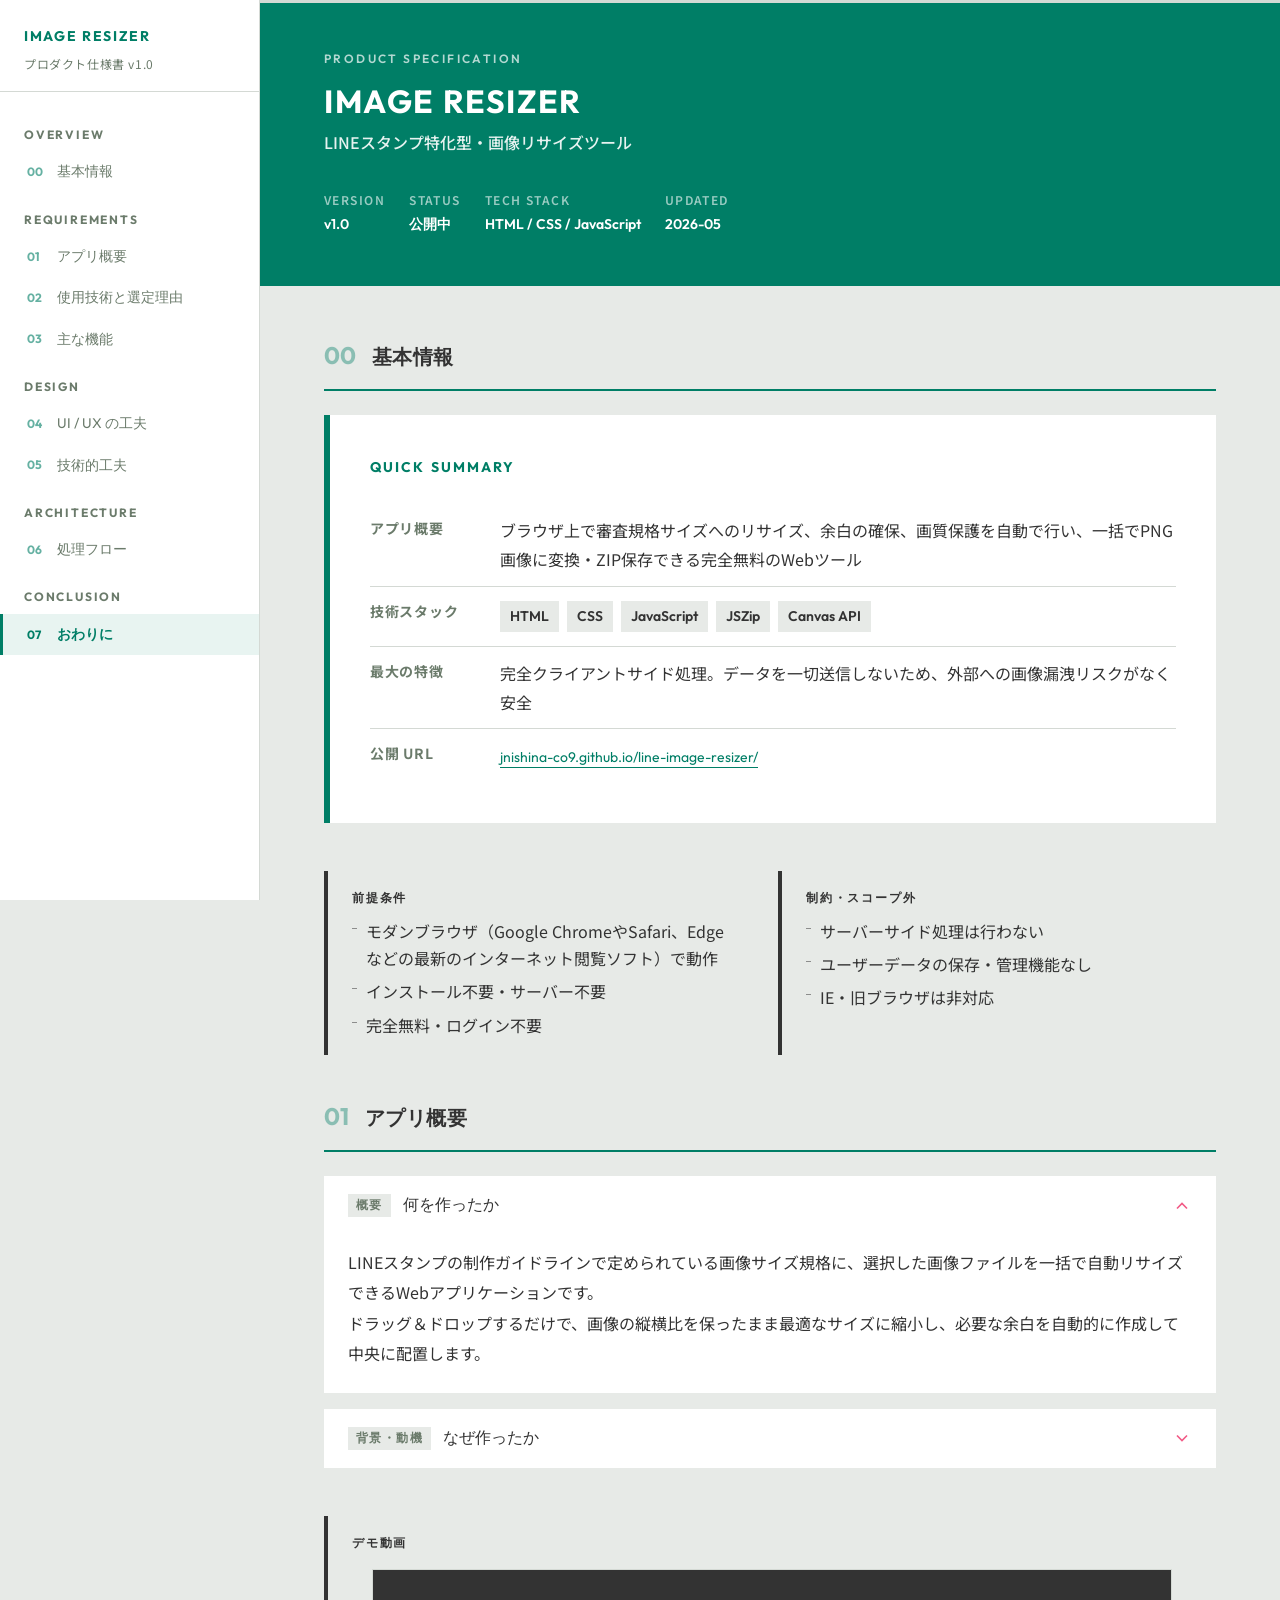
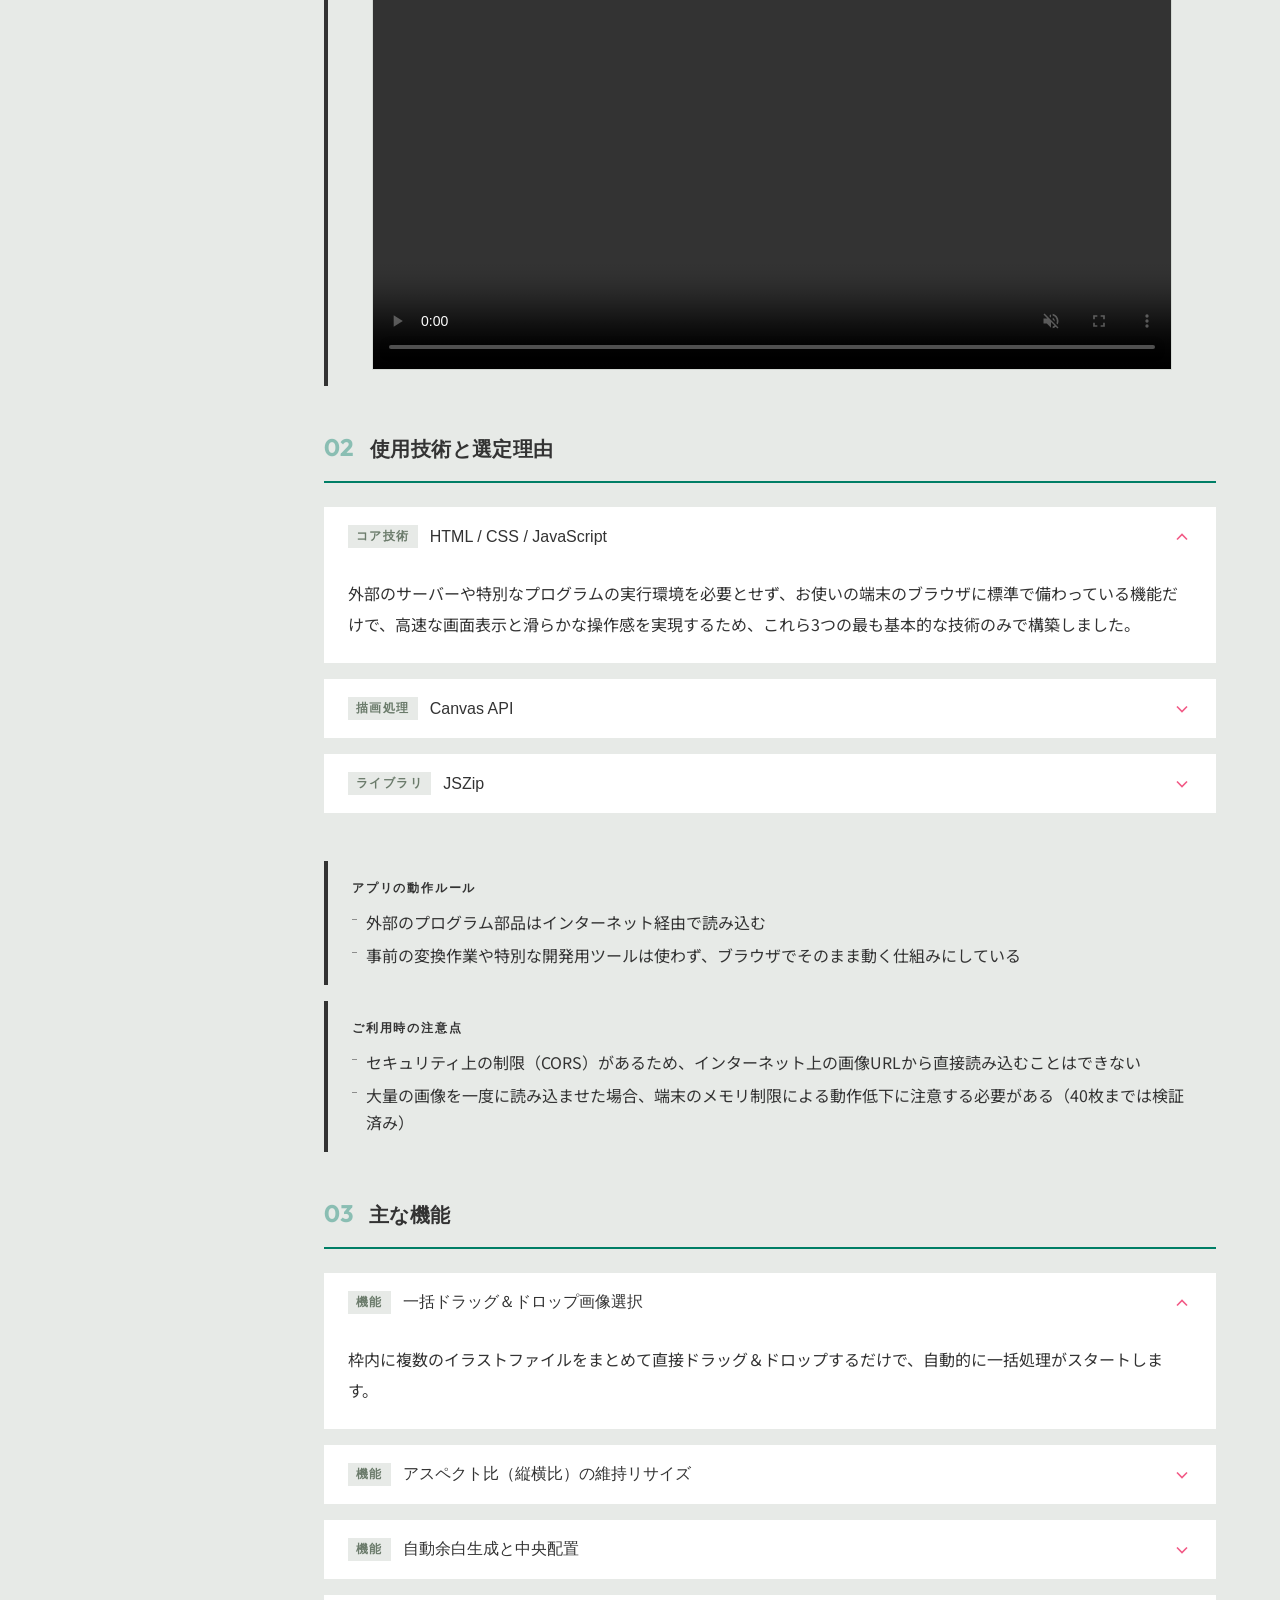
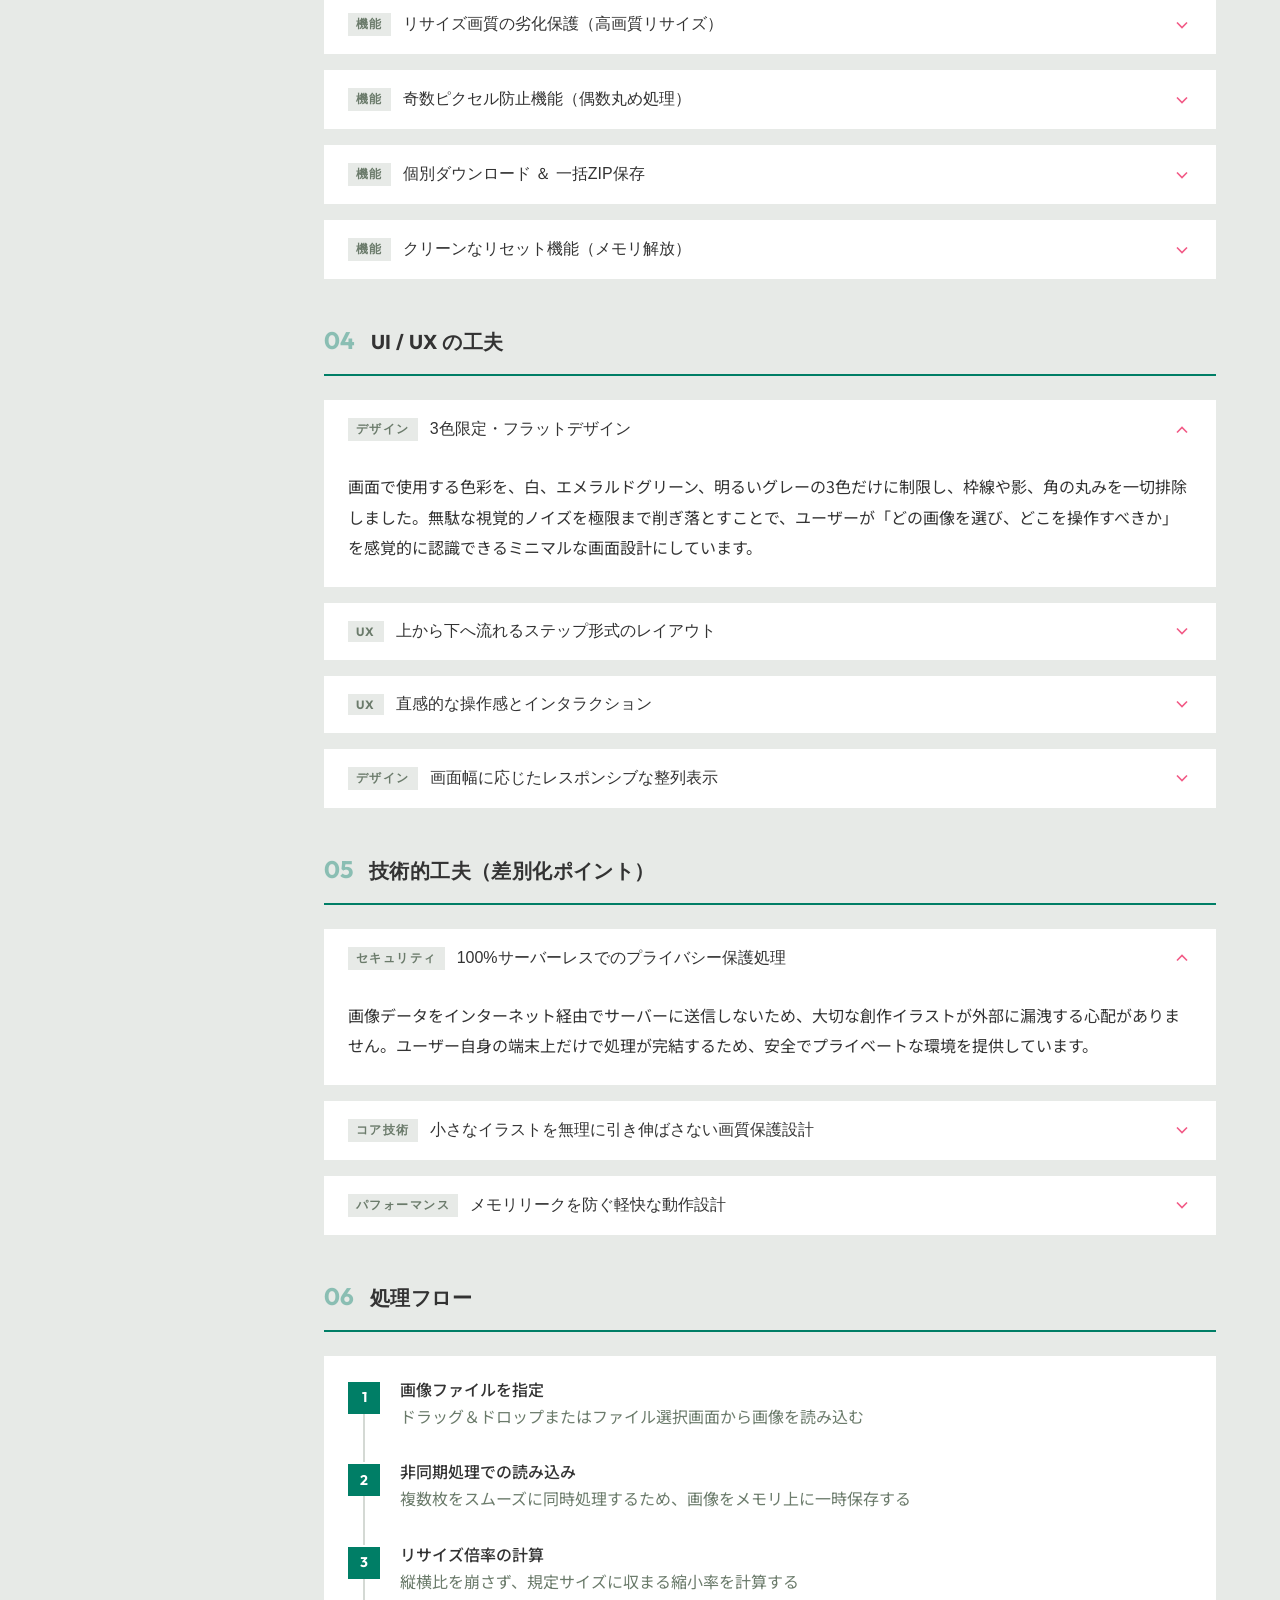
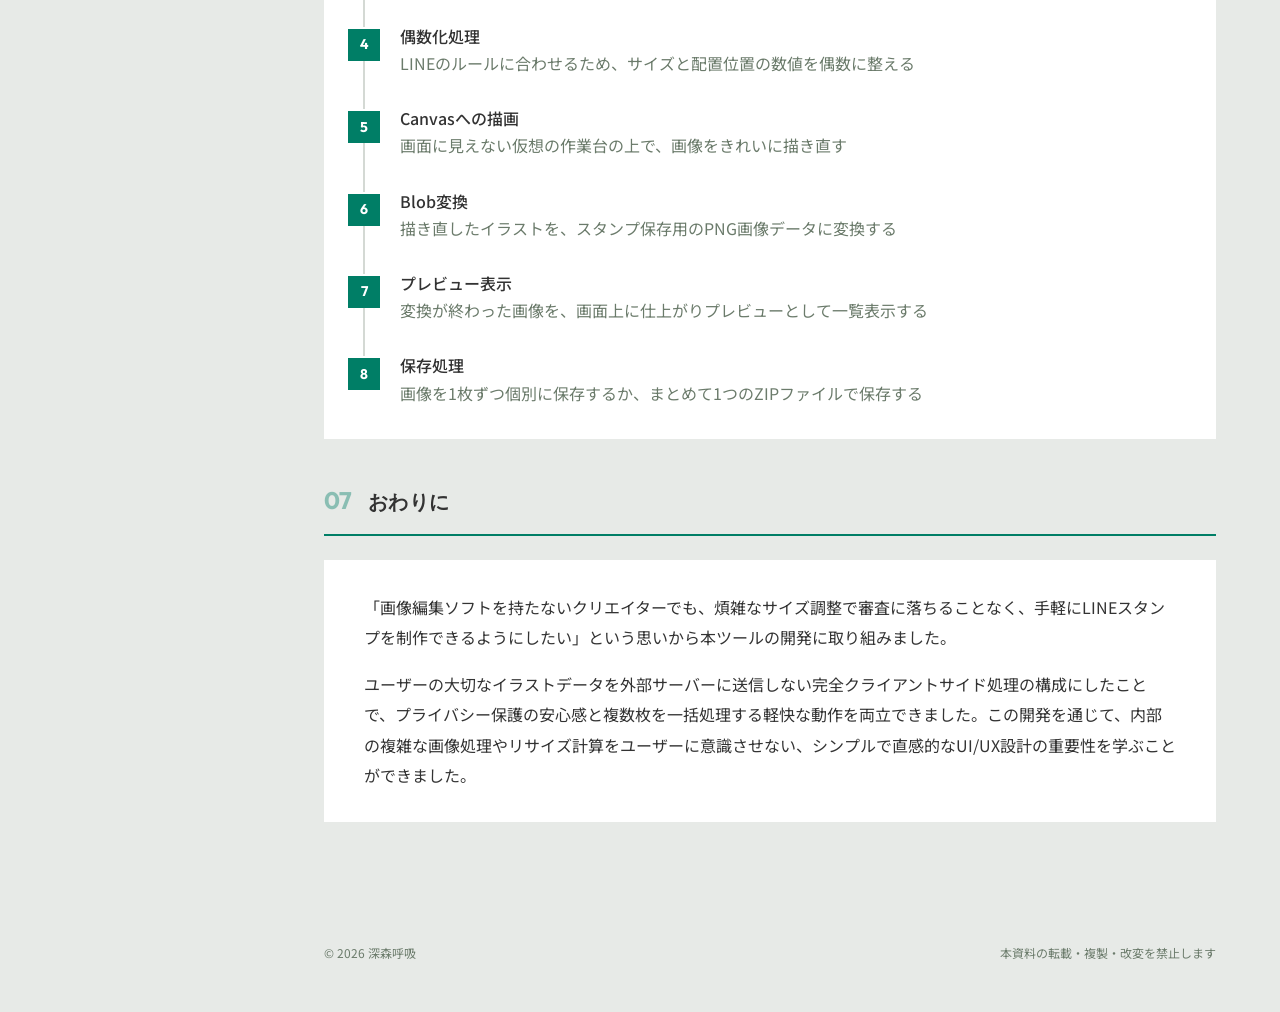
<file: spec.html>
<!DOCTYPE html>
<html lang="ja">
<head>
<meta charset="UTF-8">
<meta name="viewport" content="width=device-width, initial-scale=1.0">
<link rel="icon" href="favicon.png" type="image/png">
<link rel="apple-touch-icon" href="apple-touch-icon.png">
<title>仕様書 | IMAGE RESIZER</title>
<link rel="preconnect" href="https://fonts.googleapis.com">
<link rel="preconnect" href="https://fonts.gstatic.com" crossorigin>
<link href="https://fonts.googleapis.com/css2?family=Noto+Sans+JP:wght@400;500;700&family=Outfit:wght@400;600;700&display=swap" rel="stylesheet">
<style>
  /* =============================================
     RESET & BASE
  ============================================= */
  *, *::before, *::after { box-sizing: border-box; margin: 0; padding: 0; }

  :root {
    /* 4色パレット */
    --color-main:         #007E66;   /* メインカラー（ダークグリーン） */
    --color-base:         #FFFFFF;   /* ベースカラー（白） */
    --color-sub:          #E7EAE7;   /* サブカラー（ライトグレーグリーン）※ページ背景にも使用 */
    --color-accent:       #F25A86;   /* アクセントカラー（ピンク）※矢印などの差し色専用 */
    --color-text:         #333333;   /* テキストカラー */

    /* 派生色（4色から計算） */
    --color-text-sub:     #6B7B6B;   /* 補助テキスト */
    --color-border:       #D4D9D4;   /* ボーダー */
    --color-main-light:   #E8F4F1;   /* メインカラーの極薄（ホバー背景） */
    --color-accent-light: #FDEEF4;   /* アクセントカラーの極薄 */

    /* フォント（Google Fonts + システムフォントフォールバック） */
    --font-base:    'Noto Sans JP', 'Segoe UI', 'Hiragino Kaku Gothic ProN', 'Hiragino Sans', 'Yu Gothic', 'Meiryo', sans-serif;
    --font-accent:  'Outfit', 'Segoe UI', -apple-system, sans-serif;

    /* レイアウト */
    --sidebar-width: 260px;
  }

  html { scroll-behavior: smooth; }

  body {
    font-family: var(--font-base);
    font-size: 16px;
    line-height: 1.8;
    color: var(--color-text);
    background: var(--color-sub);
    min-height: 100vh;
  }

  /* =============================================
     LAYOUT SHELL
  ============================================= */
  .layout {
    display: flex;
    min-height: 100vh;
  }

  /* =============================================
     SIDEBAR
  ============================================= */
  .sidebar {
    position: fixed;
    top: 0;
    left: 0;
    width: var(--sidebar-width);
    height: 100vh;
    background: var(--color-base);
    display: flex;
    flex-direction: column;
    overflow: hidden;
    z-index: 100;
    border-right: 1px solid var(--color-border);
  }

  .sidebar__brand {
    padding: 24px 24px 16px;
    border-bottom: 1px solid var(--color-border);
    flex-shrink: 0;
  }

  .sidebar__app-name {
    font-family: var(--font-accent);
    font-size: 14px;
    font-weight: 700;
    letter-spacing: 0.12em;
    color: var(--color-main);
    text-transform: uppercase;
  }
  .sidebar__app-name a {
    color: inherit;
    text-decoration: none;
    transition: opacity 0.15s;
  }
  .sidebar__app-name a:hover {
    opacity: 0.7;
  }

  .sidebar__doc-type {
    font-size: 12px;
    color: var(--color-text-sub);
    letter-spacing: 0.05em;
    margin-top: 4px;
  }

  .sidebar__nav {
    flex: 1;
    overflow-y: auto;
    padding: 16px 0 24px;
  }

  .sidebar__nav::-webkit-scrollbar { width: 4px; }
  .sidebar__nav::-webkit-scrollbar-track { background: transparent; }
  .sidebar__nav::-webkit-scrollbar-thumb { background: var(--color-border); }

  .nav__section-label {
    font-family: var(--font-accent);
    font-size: 12px;
    font-weight: 700;
    letter-spacing: 0.15em;
    color: var(--color-text-sub);
    text-transform: uppercase;
    padding: 16px 24px 6px;
  }

  .nav__item {
    display: flex;
    align-items: center;
    gap: 10px;
    padding: 8px 24px;
    font-family: var(--font-accent);
    font-size: 14px;
    color: var(--color-text-sub);
    text-decoration: none;
    cursor: pointer;
    transition: background 0.15s, color 0.15s;
    border-left: 3px solid transparent;
  }

  .nav__item:hover {
    background: var(--color-sub);
    color: var(--color-text);
  }

  .nav__item.is-active {
    background: var(--color-main-light);
    color: var(--color-main);
    border-left-color: var(--color-main);
    font-weight: 700;
  }

  .nav__item-num {
    font-family: var(--font-accent);
    font-size: 12px;
    font-weight: 700;
    color: var(--color-main);
    opacity: 0.6;
    min-width: 20px;
  }

  .nav__item.is-active .nav__item-num { opacity: 1; }

  /* =============================================
     MAIN CONTENT
  ============================================= */
  .main {
    margin-left: var(--sidebar-width);
    flex: 1;
    min-width: 0;
  }

  /* =============================================
     PAGE HEADER
  ============================================= */
  .page-header {
    background: var(--color-main);
    padding: 48px 64px;
  }

  .page-header__eyebrow {
    font-family: var(--font-accent);
    font-size: 12px;
    font-weight: 600;
    letter-spacing: 0.2em;
    color: rgba(255,255,255,0.7);
    text-transform: uppercase;
    margin-bottom: 12px;
  }

  .page-header__title {
    font-family: var(--font-accent);
    font-size: 32px;
    font-weight: 700;
    color: var(--color-base);
    letter-spacing: 0.05em;
    line-height: 1.2;
  }

  .page-header__subtitle {
    font-size: 16px;
    color: rgba(255,255,255,0.9);
    margin-top: 8px;
    font-weight: 500;
  }

  .page-header__meta {
    display: flex;
    gap: 24px;
    margin-top: 32px;
    flex-wrap: wrap;
  }

  .meta-badge {
    display: flex;
    flex-direction: column;
    gap: 2px;
  }

  .meta-badge__label {
    font-size: 12px;
    letter-spacing: 0.12em;
    color: rgba(255,255,255,0.6);
    text-transform: uppercase;
    font-weight: 600;
  }

  .meta-badge__value {
    font-family: var(--font-accent);
    font-size: 14px;
    color: var(--color-base);
    font-weight: 600;
  }

  /* =============================================
     CONTENT AREA
  ============================================= */
  .content {
    padding: 48px 64px;
  }

  /* =============================================
     APP CARD (Section 0)
  ============================================= */
  .app-card {
    background: var(--color-base);
    padding: 40px;
    margin-bottom: 48px;
    border-left: 6px solid var(--color-main);
  }

  .app-card__title {
    font-family: var(--font-accent);
    font-size: 14px;
    font-weight: 700;
    letter-spacing: 0.15em;
    color: var(--color-main);
    text-transform: uppercase;
    margin-bottom: 24px;
  }

  .app-card__table {
    width: 100%;
    border-collapse: collapse;
  }

  .app-card__table tr {
    border-bottom: 1px solid var(--color-border);
  }

  .app-card__table tr:last-child { border-bottom: none; }

  .app-card__table th {
    font-size: 14px;
    font-weight: 700;
    color: var(--color-text-sub);
    letter-spacing: 0.05em;
    padding: 12px 16px 12px 0;
    text-align: left;
    white-space: nowrap;
    width: 130px;
    vertical-align: top;
  }

  .app-card__table td {
    font-size: 16px;
    color: var(--color-text);
    padding: 12px 0;
    vertical-align: top;
  }

  .tech-tag {
    display: inline-block;
    background: var(--color-sub);
    color: var(--color-text);
    font-size: 14px;
    padding: 3px 10px;
    font-family: var(--font-accent);
    font-weight: 600;
    margin: 2px 4px 2px 0;
  }

  .url-link {
    font-family: var(--font-accent);
    font-size: 14px;
    color: var(--color-main);
    text-decoration: none;
    border-bottom: 1px solid var(--color-main);
    padding-bottom: 1px;
  }

  /* =============================================
     SECTION
  ============================================= */
  .spec-section {
    margin-bottom: 40px;
    scroll-margin-top: 24px;
  }

  .section-header {
    display: flex;
    align-items: baseline;
    gap: 16px;
    margin-bottom: 24px;
    padding-bottom: 12px;
    border-bottom: 2px solid var(--color-main);
  }

  .section-num {
    font-family: var(--font-accent);
    font-size: 24px;
    font-weight: 700;
    color: var(--color-main);
    opacity: 0.4;
  }

  .section-title {
    font-family: var(--font-accent);
    font-size: 20px;
    font-weight: 700;
    color: var(--color-text);
    letter-spacing: 0.02em;
  }

  .section-body {
    display: flex;
    flex-direction: column;
    gap: 16px;
  }

  /* =============================================
     ACCORDION
  ============================================= */
  .accordion {
    background: var(--color-base);
    overflow: hidden;
  }

  .accordion__trigger {
    width: 100%;
    display: flex;
    align-items: center;
    justify-content: space-between;
    padding: 18px 24px;
    background: none;
    border: none;
    cursor: pointer;
    text-align: left;
    gap: 12px;
    transition: background 0.15s;
  }

  .accordion__trigger:hover { background: var(--color-main-light); }

  .accordion__trigger-left {
    display: flex;
    align-items: center;
    gap: 12px;
  }

  .accordion__tag {
    font-family: var(--font-accent);
    font-size: 12px;
    font-weight: 700;
    letter-spacing: 0.12em;
    text-transform: uppercase;
    padding: 3px 8px;
    white-space: nowrap;
    background: var(--color-sub);
    color: var(--color-text-sub);
  }

  .accordion__title {
    font-size: 16px;
    font-weight: 500;
    color: var(--color-text);
  }

  .accordion__icon {
    width: 20px;
    height: 20px;
    flex-shrink: 0;
    color: var(--color-accent);
    transition: transform 0.25s ease;
  }

  .accordion.is-open .accordion__icon { transform: rotate(180deg); }

  .accordion__body {
    display: none;
    padding: 12px 24px 24px;
    animation: fadeIn 0.2s ease;
  }

  .accordion.is-open .accordion__body { display: block; }

  @keyframes fadeIn {
    from { opacity: 0; transform: translateY(-4px); }
    to   { opacity: 1; transform: translateY(0); }
  }

  .accordion__body p {
    font-size: 16px;
    line-height: 1.9;
    color: var(--color-text);
    margin-bottom: 12px;
  }

  .accordion__body p:last-child { margin-bottom: 0; }

  /* =============================================
     SPEC BLOCKS (前提・制約・決定理由)
  ============================================= */
  .block-grid {
    display: grid;
    grid-template-columns: 1fr 1fr;
    gap: 16px;
  }

  .spec-block {
    padding: 16px 24px;
    background: transparent;
    border-left: 4px solid var(--color-text);
  }

  /* アコーディオンの直後に配置される縦線ブロックに上部余白を追加 */
  .accordion + .spec-block,
  .accordion + .block-grid {
    margin-top: 32px;
  }

  .spec-block__label {
    font-family: var(--font-accent);
    font-size: 12px;
    font-weight: 700;
    letter-spacing: 0.15em;
    text-transform: uppercase;
    margin-bottom: 10px;
    color: var(--color-text);
  }

  .spec-block ul {
    list-style: none;
    display: flex;
    flex-direction: column;
    gap: 6px;
  }

  .spec-block li {
    font-size: 16px;
    line-height: 1.7;
    color: var(--color-text);
    padding-left: 14px;
    position: relative;
  }

  .spec-block li::before {
    content: '';
    position: absolute;
    left: 0;
    top: 10px;
    width: 5px;
    height: 1px;
    background: currentColor;
    opacity: 0.5;
  }

  /* =============================================
     FLOW DIAGRAM
  ============================================= */
  .flow {
    display: flex;
    flex-direction: column;
    gap: 0;
    background: var(--color-base);
    padding: 24px 24px 32px;
  }

  .flow-step {
    display: flex;
    align-items: flex-start;
    gap: 20px;
  }

  .flow-step__left {
    display: flex;
    flex-direction: column;
    align-items: center;
    flex-shrink: 0;
    align-self: stretch;
  }

  .flow-step__num {
    width: 32px;
    height: 32px;
    background: var(--color-main);
    color: var(--color-base);
    font-family: var(--font-accent);
    font-size: 14px;
    font-weight: 700;
    display: flex;
    align-items: center;
    justify-content: center;
    flex-shrink: 0;
    margin-top: 2px;
  }

  .flow-step__line {
    width: 2px;
    flex: 1;
    min-height: 32px;
    background: var(--color-border);
    margin: 0 auto;
  }

  .flow-step:last-child .flow-step__line { display: none; }

  .flow-step__content {
    padding-top: 0;
    padding-bottom: 32px;
  }

  .flow-step:last-child .flow-step__content { padding-bottom: 0; }

  .flow-step__title {
    font-size: 16px;
    font-weight: 500;
    color: var(--color-text);
    margin-bottom: 4px;
    line-height: 1.2;
  }

  .flow-step__desc {
    font-size: 16px;
    color: var(--color-text-sub);
    line-height: 1.7;
  }

  .demo-video-wrapper {
    position: relative;
    width: 100%;
    max-width: 800px; /* サイズを大きめに調整 */
    margin: 16px auto 0 auto; /* 中央寄せ */
  }

  .demo-video-wrapper video {
    width: 100%;
    height: auto;
    display: block;
    border: 1px solid var(--color-border);
  }

  /* =============================================
     PAGE FOOTER
  ============================================= */
  .page-footer {
    padding: 32px 64px 48px;
    display: flex;
    justify-content: space-between;
    align-items: center;
    font-size: 12px;
    color: var(--color-text-sub);
  }

  /* =============================================
     PROGRESS BAR
  ============================================= */
  .reading-progress {
    position: fixed;
    top: 0;
    left: var(--sidebar-width);
    right: 0;
    height: 3px;
    background: var(--color-border);
    z-index: 200;
  }

  .reading-progress__bar {
    height: 100%;
    background: var(--color-main);
    width: 0%;
    transition: width 0.1s linear;
  }

  /* =============================================
     RESPONSIVE — デスクトップファースト 4段階
  ============================================= */

  /* XL: 大画面（1440px 以上） */
  @media (min-width: 1440px) {
    :root { --sidebar-width: 280px; }
    .content { padding: 56px 80px; }
    .page-header { padding: 56px 80px; }
    .page-footer { padding: 24px 80px; }
  }

  /* M: タブレット（768–1023px） */
  @media (max-width: 1023px) {
    :root { --sidebar-width: 220px; }
    .content { padding: 32px 40px; }
    .page-header { padding: 40px; }
    .page-footer { padding: 20px 40px; }
    .block-grid { grid-template-columns: 1fr; }
  }

  /* S: スマホ（767px 以下） */
  @media (max-width: 767px) {
    .sidebar {
      transform: translateX(-100%);
      transition: transform 0.3s ease;
    }
    .sidebar.is-open { transform: translateX(0); }

    .main { margin-left: 0; }
    .page-footer {
      padding: 16px 20px 24px;
      flex-direction: column;
      gap: 4px;
      text-align: center;
      font-size: 11px;
    }
    .reading-progress { left: 0; }
    .page-header { padding: 56px 20px 32px; }
    .page-header__title { font-size: 24px; }
    .section-title { font-size: 16px; }
    .section-num { font-size: 18px; }
    .accordion__title, .flow-step__title { font-size: 14px; }
    .accordion__body p, .spec-block li, .flow-step__desc, .app-card__table td, #sec-7 .section-body p { font-size: 14px; }
    .nav__item, .app-card__table th, .meta-badge__value, .tech-tag, .url-link, .flow-step__num { font-size: 13px; }
    .sidebar__doc-type, .nav__section-label, .nav__item-num, .meta-badge__label, .accordion__tag, .spec-block__label { font-size: 11px; }
    .content { padding: 24px 20px; }
    .block-grid { grid-template-columns: 1fr; }

    /* メニューボタン（右上固定） */
    .menu-toggle {
      display: flex;
      position: fixed;
      top: 16px;
      right: 16px;
      width: 44px;
      height: 44px;
      background: var(--color-main);
      color: #fff;
      align-items: center;
      justify-content: center;
      cursor: pointer;
      z-index: 300;
      border: none;
      border-radius: 0;
    }

    /* トップへ戻るボタン（右下固定） */
    .scroll-top-btn {
      display: flex;
    }

    /* オーバーレイ */
    .overlay {
      display: none;
      position: fixed;
      inset: 0;
      background: rgba(0,0,0,0.4);
      z-index: 99;
    }
    .overlay.is-active { display: block; }
  }

  /* =============================================
     SCROLL TO TOP BUTTON
  ============================================= */
  .scroll-top-btn {
    display: none;
    position: fixed;
    bottom: 24px;
    right: 16px;
    width: 44px;
    height: 44px;
    background: var(--color-text);
    color: #fff;
    align-items: center;
    justify-content: center;
    cursor: pointer;
    z-index: 200;
    border: none;
    opacity: 0;
    transition: opacity 0.3s ease;
  }

  .scroll-top-btn.is-visible { opacity: 1; }

  /* =============================================
     PRINT
  ============================================= */
  @media print {
    .sidebar, .reading-progress, .menu-toggle, .scroll-top-btn { display: none !important; }
    .main { margin-left: 0; }
    .accordion__body { display: block !important; }
    .accordion__icon { display: none; }
    .page-header { background: none; padding: 0 0 24px; border-bottom: 2px solid #000; }
    .page-header__title, .page-header__subtitle { color: #000; }
    .page-header__eyebrow, .meta-badge__label { color: #666; }
    .meta-badge__value { color: #000; }
  }
</style>
</head>
<body>

<!-- 読書進捗バー -->
<div class="reading-progress" role="progressbar" aria-label="読書進捗">
  <div class="reading-progress__bar" id="progressBar"></div>
</div>

<!-- モバイルオーバーレイ -->
<div class="overlay" id="overlay"></div>

<!-- メニューボタン（SP時・右上固定） -->
<button class="menu-toggle" id="menuToggle" aria-label="目次を開く" style="display:none;">
  <svg width="18" height="18" viewBox="0 0 24 24" fill="none" stroke="currentColor" stroke-width="2.5"><line x1="3" y1="6" x2="21" y2="6"/><line x1="3" y1="12" x2="21" y2="12"/><line x1="3" y1="18" x2="21" y2="18"/></svg>
</button>

<!-- トップへ戻るボタン（SP時・右下固定） -->
<button class="scroll-top-btn" id="scrollTopBtn" aria-label="ページ先頭に戻る">
  <svg width="18" height="18" viewBox="0 0 24 24" fill="none" stroke="currentColor" stroke-width="2.5"><polyline points="18 15 12 9 6 15"/></svg>
</button>

<div class="layout">

  <!-- ======= SIDEBAR ======= -->
  <aside class="sidebar" id="sidebar" role="navigation" aria-label="目次">
    <div class="sidebar__brand">
      <div class="sidebar__app-name"><a href="#">IMAGE RESIZER</a></div>
      <div class="sidebar__doc-type">プロダクト仕様書 v1.0</div>
    </div>

    <nav class="sidebar__nav">
      <div class="nav__section-label">Overview</div>
      <a class="nav__item" href="#sec-0" id="nav-0">
        <span class="nav__item-num">00</span>基本情報
      </a>

      <div class="nav__section-label">Requirements</div>
      <a class="nav__item" href="#sec-1" id="nav-1">
        <span class="nav__item-num">01</span>アプリ概要
      </a>
      <a class="nav__item" href="#sec-2" id="nav-2">
        <span class="nav__item-num">02</span>使用技術と選定理由
      </a>
      <a class="nav__item" href="#sec-3" id="nav-3">
        <span class="nav__item-num">03</span>主な機能
      </a>

      <div class="nav__section-label">Design</div>
      <a class="nav__item" href="#sec-4" id="nav-4">
        <span class="nav__item-num">04</span>UI / UX の工夫
      </a>
      <a class="nav__item" href="#sec-5" id="nav-5">
        <span class="nav__item-num">05</span>技術的工夫
      </a>

      <div class="nav__section-label">Architecture</div>
      <a class="nav__item" href="#sec-6" id="nav-6">
        <span class="nav__item-num">06</span>処理フロー
      </a>

      <div class="nav__section-label">Conclusion</div>
      <a class="nav__item" href="#sec-7" id="nav-7">
        <span class="nav__item-num">07</span>おわりに
      </a>
    </nav>
  </aside>

  <!-- ======= MAIN ======= -->
  <div class="main">

    <!-- PAGE HEADER -->
    <header class="page-header">
      <div class="page-header__eyebrow">PRODUCT SPECIFICATION</div>
      <h1 class="page-header__title">IMAGE RESIZER</h1>
      <div class="page-header__subtitle">LINEスタンプ特化型・画像リサイズツール</div>
      <div class="page-header__meta">
        <div class="meta-badge">
          <span class="meta-badge__label">Version</span>
          <span class="meta-badge__value">v1.0</span>
        </div>
        <div class="meta-badge">
          <span class="meta-badge__label">Status</span>
          <span class="meta-badge__value">公開中</span>
        </div>
        <div class="meta-badge">
          <span class="meta-badge__label">Tech Stack</span>
          <span class="meta-badge__value">HTML / CSS / JavaScript</span>
        </div>
        <div class="meta-badge">
          <span class="meta-badge__label">Updated</span>
          <span class="meta-badge__value">2026-05</span>
        </div>
      </div>
    </header>

    <!-- CONTENT -->
    <main class="content">

      <!-- ================================
           SECTION 0: アプリカード
      ================================ -->
      <section class="spec-section" id="sec-0" aria-labelledby="title-0">
        <div class="section-header">
          <span class="section-num">00</span>
          <h2 class="section-title" id="title-0">基本情報</h2>
        </div>

        <div class="app-card">
          <div class="app-card__title">Quick Summary</div>
          <table class="app-card__table">
            <tbody>
              <tr>
                <th>アプリ概要</th>
                <td>ブラウザ上で審査規格サイズへのリサイズ、余白の確保、画質保護を自動で行い、一括でPNG画像に変換・ZIP保存できる完全無料のWebツール</td>
              </tr>
              <tr>
                <th>技術スタック</th>
                <td>
                  <span class="tech-tag">HTML</span>
                  <span class="tech-tag">CSS</span>
                  <span class="tech-tag">JavaScript</span>
                  <span class="tech-tag">JSZip</span>
                  <span class="tech-tag">Canvas API</span>
                </td>
              </tr>
              <tr>
                <th>最大の特徴</th>
                <td>完全クライアントサイド処理。データを一切送信しないため、外部への画像漏洩リスクがなく安全</td>
              </tr>
              <tr>
                <th>公開 URL</th>
                <td>
                  <a class="url-link" href="https://jnishina-co9.github.io/line-image-resizer/" target="_blank" rel="noopener">
                    jnishina-co9.github.io/line-image-resizer/
                  </a>
                </td>
              </tr>
            </tbody>
          </table>
        </div>

        <!-- 前提・制約ブロック -->
        <div class="block-grid">
          <div class="spec-block spec-block--premise">
            <div class="spec-block__label">前提条件</div>
            <ul>
              <li>モダンブラウザ（Google ChromeやSafari、Edgeなどの最新のインターネット閲覧ソフト）で動作</li>
              <li>インストール不要・サーバー不要</li>
              <li>完全無料・ログイン不要</li>
            </ul>
          </div>
          <div class="spec-block spec-block--constraint">
            <div class="spec-block__label">制約・スコープ外</div>
            <ul>
              <li>サーバーサイド処理は行わない</li>
              <li>ユーザーデータの保存・管理機能なし</li>
              <li>IE・旧ブラウザは非対応</li>
            </ul>
          </div>
        </div>
      </section>

      <!-- ================================
           SECTION 1: アプリ概要
      ================================ -->
      <section class="spec-section" id="sec-1" aria-labelledby="title-1">
        <div class="section-header">
          <span class="section-num">01</span>
          <h2 class="section-title" id="title-1">アプリ概要</h2>
        </div>
        <div class="section-body">

          <div class="accordion is-open" id="acc-1-1">
            <button class="accordion__trigger" aria-expanded="true" aria-controls="body-1-1">
              <div class="accordion__trigger-left">
                <span class="accordion__tag accordion__tag--feature">概要</span>
                <span class="accordion__title">何を作ったか</span>
              </div>
              <svg class="accordion__icon" viewBox="0 0 24 24" fill="none" stroke="currentColor" stroke-width="2"><polyline points="6 9 12 15 18 9"/></svg>
            </button>
            <div class="accordion__body" id="body-1-1">
              <p>LINEスタンプの制作ガイドラインで定められている画像サイズ規格に、選択した画像ファイルを一括で自動リサイズできるWebアプリケーションです。<br>
              ドラッグ＆ドロップするだけで、画像の縦横比を保ったまま最適なサイズに縮小し、必要な余白を自動的に作成して中央に配置します。</p>
            </div>
          </div>

          <div class="accordion" id="acc-1-2">
            <button class="accordion__trigger" aria-expanded="false" aria-controls="body-1-2">
              <div class="accordion__trigger-left">
                <span class="accordion__tag accordion__tag--rationale">背景・動機</span>
                <span class="accordion__title">なぜ作ったか</span>
              </div>
              <svg class="accordion__icon" viewBox="0 0 24 24" fill="none" stroke="currentColor" stroke-width="2"><polyline points="6 9 12 15 18 9"/></svg>
            </button>
            <div class="accordion__body" id="body-1-2">
              <p><strong>背景：</strong> LINEスタンプを制作・販売する際には、「サイズは横370px × 縦320pxであること」「イラストの周囲に10px以上の余白があること」「縦横のピクセル数値が偶数であること」など、細かい画像規格をクリアする必要があります。</p>
              <p><strong>課題：</strong> 専用の画像編集ソフト（PhotoshopやIllustratorなど）を持たない初心者クリエイターや、タブレット等の簡易アプリで描いている人にとって、この規格合わせは非常にハードルが高く、リジェクト（LINE事務局による審査落ち・不合格）の多い原因となっています。</p>
              <p><strong>解決策：</strong> 手持ちのイラストファイルをブラウザに入れるだけで自動で審査基準を満たす形に整えてくれる、手軽で安全なツールを目指して本アプリを制作しました。</p>
            </div>
          </div>

          <div class="spec-block" style="margin-top: 32px;">
            <div class="spec-block__label">デモ動画</div>
            <div class="demo-video-wrapper">
              <video src="demo.mp4" preload="metadata" autoplay loop muted playsinline controls>
                お使いのブラウザは動画の再生に対応していません。
              </video>
            </div>
          </div>

        </div>
      </section>

      <!-- ================================
           SECTION 2: 使用技術と選定理由
      ================================ -->
      <section class="spec-section" id="sec-2" aria-labelledby="title-2">
        <div class="section-header">
          <span class="section-num">02</span>
          <h2 class="section-title" id="title-2">使用技術と選定理由</h2>
        </div>
        <div class="section-body">

          <div class="accordion is-open" id="acc-2-1">
            <button class="accordion__trigger" aria-expanded="true" aria-controls="body-2-1">
              <div class="accordion__trigger-left">
                <span class="accordion__tag accordion__tag--tech">コア技術</span>
                <span class="accordion__title">HTML / CSS / JavaScript</span>
              </div>
              <svg class="accordion__icon" viewBox="0 0 24 24" fill="none" stroke="currentColor" stroke-width="2"><polyline points="6 9 12 15 18 9"/></svg>
            </button>
            <div class="accordion__body" id="body-2-1">
              <p>外部のサーバーや特別なプログラムの実行環境を必要とせず、お使いの端末のブラウザに標準で備わっている機能だけで、高速な画面表示と滑らかな操作感を実現するため、これら3つの最も基本的な技術のみで構築しました。</p>
            </div>
          </div>

          <div class="accordion" id="acc-2-2">
            <button class="accordion__trigger" aria-expanded="false" aria-controls="body-2-2">
              <div class="accordion__trigger-left">
                <span class="accordion__tag accordion__tag--tech">描画処理</span>
                <span class="accordion__title">Canvas API</span>
              </div>
              <svg class="accordion__icon" viewBox="0 0 24 24" fill="none" stroke="currentColor" stroke-width="2"><polyline points="6 9 12 15 18 9"/></svg>
            </button>
            <div class="accordion__body" id="body-2-2">
              <p>ブラウザ上で直接イラストを描画したり、大きさを変更したりするためのブラウザ標準の画像加工機能です。これを使うことで、ユーザーの画像を一度外部のサーバーへ送信することなく、すべて手元のブラウザ内だけで高速かつ安全に画像のリサイズと余白の合成が行えます。</p>
            </div>
          </div>

          <div class="accordion" id="acc-2-3">
            <button class="accordion__trigger" aria-expanded="false" aria-controls="body-2-3">
              <div class="accordion__trigger-left">
                <span class="accordion__tag accordion__tag--tech">ライブラリ</span>
                <span class="accordion__title">JSZip</span>
              </div>
              <svg class="accordion__icon" viewBox="0 0 24 24" fill="none" stroke="currentColor" stroke-width="2"><polyline points="6 9 12 15 18 9"/></svg>
            </button>
            <div class="accordion__body" id="body-2-3">
              <p>ブラウザのプログラム上で、複数のファイルを自動的にZIPファイルとして圧縮してダウンロードさせるための軽量ライブラリ（外部のプログラム部品）です。LINEスタンプは最大40個（1セット）の画像を一度に申請するため、1つずつ手動で保存する手間を解消し、ワンクリックでまとめられるUXを実現するために導入しました。</p>
            </div>
          </div>

          <div class="spec-block spec-block--premise">
            <div class="spec-block__label">アプリの動作ルール</div>
            <ul>
              <li>外部のプログラム部品はインターネット経由で読み込む</li>
              <li>事前の変換作業や特別な開発用ツールは使わず、ブラウザでそのまま動く仕組みにしている</li>
            </ul>
          </div>
          <div class="spec-block spec-block--constraint">
            <div class="spec-block__label">ご利用時の注意点</div>
            <ul>
              <li>セキュリティ上の制限（CORS）があるため、インターネット上の画像URLから直接読み込むことはできない</li>
              <li>大量の画像を一度に読み込ませた場合、端末のメモリ制限による動作低下に注意する必要がある（40枚までは検証済み）</li>
            </ul>
          </div>
        </div>
      </section>

      <!-- ================================
           SECTION 3: 主な機能
      ================================ -->
      <section class="spec-section" id="sec-3" aria-labelledby="title-3">
        <div class="section-header">
          <span class="section-num">03</span>
          <h2 class="section-title" id="title-3">主な機能</h2>
        </div>
        <div class="section-body">

          <div class="accordion is-open" id="acc-3-1">
            <button class="accordion__trigger" aria-expanded="true" aria-controls="body-3-1">
              <div class="accordion__trigger-left">
                <span class="accordion__tag accordion__tag--feature">機能</span>
                <span class="accordion__title">一括ドラッグ＆ドロップ画像選択</span>
              </div>
              <svg class="accordion__icon" viewBox="0 0 24 24" fill="none" stroke="currentColor" stroke-width="2"><polyline points="6 9 12 15 18 9"/></svg>
            </button>
            <div class="accordion__body" id="body-3-1">
              <p>枠内に複数のイラストファイルをまとめて直接ドラッグ＆ドロップするだけで、自動的に一括処理がスタートします。</p>
            </div>
          </div>

          <div class="accordion" id="acc-3-2">
            <button class="accordion__trigger" aria-expanded="false" aria-controls="body-3-2">
              <div class="accordion__trigger-left">
                <span class="accordion__tag accordion__tag--feature">機能</span>
                <span class="accordion__title">アスペクト比（縦横比）の維持リサイズ</span>
              </div>
              <svg class="accordion__icon" viewBox="0 0 24 24" fill="none" stroke="currentColor" stroke-width="2"><polyline points="6 9 12 15 18 9"/></svg>
            </button>
            <div class="accordion__body" id="body-3-2">
              <p>元の画像がどのような形状（正方形、長方形など）であっても、縦横の比率を崩さず綺麗な形のまま自動的に縮小します。</p>
            </div>
          </div>

          <div class="accordion" id="acc-3-3">
            <button class="accordion__trigger" aria-expanded="false" aria-controls="body-3-3">
              <div class="accordion__trigger-left">
                <span class="accordion__tag accordion__tag--feature">機能</span>
                <span class="accordion__title">自動余白生成と中央配置</span>
              </div>
              <svg class="accordion__icon" viewBox="0 0 24 24" fill="none" stroke="currentColor" stroke-width="2"><polyline points="6 9 12 15 18 9"/></svg>
            </button>
            <div class="accordion__body" id="body-3-3">
              <p>LINEスタンプの審査基準である「10px以上の余白」を必ず確保するために、最大描画サイズを350px × 300pxに制限し、370px × 320pxのキャンバスの中心にぴったり自動配置します。</p>
            </div>
          </div>

          <div class="accordion" id="acc-3-4">
            <button class="accordion__trigger" aria-expanded="false" aria-controls="body-3-4">
              <div class="accordion__trigger-left">
                <span class="accordion__tag accordion__tag--feature">機能</span>
                <span class="accordion__title">リサイズ画質の劣化保護（高画質リサイズ）</span>
              </div>
              <svg class="accordion__icon" viewBox="0 0 24 24" fill="none" stroke="currentColor" stroke-width="2"><polyline points="6 9 12 15 18 9"/></svg>
            </button>
            <div class="accordion__body" id="body-3-4">
              <p>ブラウザの描画設定には、画像を縮小する際にギザギザやぼやけを抑えて高画質に補正する設定を適用し、解像度が下がってもイラストの線画をきれいに保ちます。</p>
            </div>
          </div>

          <div class="accordion" id="acc-3-5">
            <button class="accordion__trigger" aria-expanded="false" aria-controls="body-3-5">
              <div class="accordion__trigger-left">
                <span class="accordion__tag accordion__tag--feature">機能</span>
                <span class="accordion__title">奇数ピクセル防止機能（偶数丸め処理）</span>
              </div>
              <svg class="accordion__icon" viewBox="0 0 24 24" fill="none" stroke="currentColor" stroke-width="2"><polyline points="6 9 12 15 18 9"/></svg>
            </button>
            <div class="accordion__body" id="body-3-5">
              <p>計算上のリサイズ後のサイズや、描画する位置の座標に小数や奇数が生じた場合、自動的にそれを「偶数の整数」に切り捨てる自作の調整ロジックを搭載し、偶数ルールによるリジェクトを先回りして防ぎます。</p>
            </div>
          </div>

          <div class="accordion" id="acc-3-6">
            <button class="accordion__trigger" aria-expanded="false" aria-controls="body-3-6">
              <div class="accordion__trigger-left">
                <span class="accordion__tag accordion__tag--feature">機能</span>
                <span class="accordion__title">個別ダウンロード ＆ 一括ZIP保存</span>
              </div>
              <svg class="accordion__icon" viewBox="0 0 24 24" fill="none" stroke="currentColor" stroke-width="2"><polyline points="6 9 12 15 18 9"/></svg>
            </button>
            <div class="accordion__body" id="body-3-6">
              <p>変換後の画像を1枚ずつ確認して個別にダウンロードできるほか、すべての画像をワンクリックでZIPフォルダにまとめて保存できるダウンロードボタンを用意しています。</p>
            </div>
          </div>

          <div class="accordion" id="acc-3-7">
            <button class="accordion__trigger" aria-expanded="false" aria-controls="body-3-7">
              <div class="accordion__trigger-left">
                <span class="accordion__tag accordion__tag--feature">機能</span>
                <span class="accordion__title">クリーンなリセット機能（メモリ解放）</span>
              </div>
              <svg class="accordion__icon" viewBox="0 0 24 24" fill="none" stroke="currentColor" stroke-width="2"><polyline points="6 9 12 15 18 9"/></svg>
            </button>
            <div class="accordion__body" id="body-3-7">
              <p>リセットボタンを押すことで、画面上の画像表示を消去し、データを完全に破棄する関数を実行してブラウザの動作が重くなるのを防ぎます。同時に、画面の最上部へ自動スクロールし、次の作業に即座に移れるようにしています。</p>
            </div>
          </div>

        </div>
      </section>

      <!-- ================================
           SECTION 4: UI / UX の工夫
      ================================ -->
      <section class="spec-section" id="sec-4" aria-labelledby="title-4">
        <div class="section-header">
          <span class="section-num">04</span>
          <h2 class="section-title" id="title-4">UI / UX の工夫</h2>
        </div>
        <div class="section-body">

          <div class="accordion is-open" id="acc-4-1">
            <button class="accordion__trigger" aria-expanded="true" aria-controls="body-4-1">
              <div class="accordion__trigger-left">
                <span class="accordion__tag accordion__tag--design">デザイン</span>
                <span class="accordion__title">3色限定・フラットデザイン</span>
              </div>
              <svg class="accordion__icon" viewBox="0 0 24 24" fill="none" stroke="currentColor" stroke-width="2"><polyline points="6 9 12 15 18 9"/></svg>
            </button>
            <div class="accordion__body" id="body-4-1">
              <p>画面で使用する色彩を、白、エメラルドグリーン、明るいグレーの3色だけに制限し、枠線や影、角の丸みを一切排除しました。無駄な視覚的ノイズを極限まで削ぎ落とすことで、ユーザーが「どの画像を選び、どこを操作すべきか」を感覚的に認識できるミニマルな画面設計にしています。</p>
            </div>
          </div>

          <div class="accordion" id="acc-4-2">
            <button class="accordion__trigger" aria-expanded="false" aria-controls="body-4-2">
              <div class="accordion__trigger-left">
                <span class="accordion__tag accordion__tag--design">UX</span>
                <span class="accordion__title">上から下へ流れるステップ形式のレイアウト</span>
              </div>
              <svg class="accordion__icon" viewBox="0 0 24 24" fill="none" stroke="currentColor" stroke-width="2"><polyline points="6 9 12 15 18 9"/></svg>
            </button>
            <div class="accordion__body" id="body-4-2">
              <p>画面構成を「1. 画像を選択（入力エリア）」と「2. 変換結果（出力エリア）」の2つのカード状の面に整理して縦に配置しました。ユーザーが上から順に操作するだけで迷わず目的を達成できるよう設計しています。</p>
            </div>
          </div>

          <div class="accordion" id="acc-4-3">
            <button class="accordion__trigger" aria-expanded="false" aria-controls="body-4-3">
              <div class="accordion__trigger-left">
                <span class="accordion__tag accordion__tag--design">UX</span>
                <span class="accordion__title">直感的な操作感とインタラクション</span>
              </div>
              <svg class="accordion__icon" viewBox="0 0 24 24" fill="none" stroke="currentColor" stroke-width="2"><polyline points="6 9 12 15 18 9"/></svg>
            </button>
            <div class="accordion__body" id="body-4-3">
              <p>画像をドラッグすると、エリアの背景色が半透明に変化し、ファイルをここに落とせば良いという指示を直感的に伝えます。また、変換後の各画像のダウンロード操作では、画像を含む枠全体をクリック領域とし、マウスカーソルを乗せた際に枠全体がハイライトするフィードバックを追加しました。</p>
            </div>
          </div>

          <div class="accordion" id="acc-4-4">
            <button class="accordion__trigger" aria-expanded="false" aria-controls="body-4-4">
              <div class="accordion__trigger-left">
                <span class="accordion__tag accordion__tag--design">デザイン</span>
                <span class="accordion__title">画面幅に応じたレスポンシブな整列表示</span>
              </div>
              <svg class="accordion__icon" viewBox="0 0 24 24" fill="none" stroke="currentColor" stroke-width="2"><polyline points="6 9 12 15 18 9"/></svg>
            </button>
            <div class="accordion__body" id="body-4-4">
              <p>画像を選択した際のサムネイル一覧は、画面幅に応じて自動的に折り返されるレスポンシブ設計を採用。アップロードした画像の全体量をひと目で把握できるよう配慮しています。</p>
            </div>
          </div>
        </div>
      </section>

      <!-- ================================
           SECTION 5: 技術的工夫
      ================================ -->
      <section class="spec-section" id="sec-5" aria-labelledby="title-5">
        <div class="section-header">
          <span class="section-num">05</span>
          <h2 class="section-title" id="title-5">技術的工夫（差別化ポイント）</h2>
        </div>
        <div class="section-body">

          <div class="accordion is-open" id="acc-5-1">
            <button class="accordion__trigger" aria-expanded="true" aria-controls="body-5-1">
              <div class="accordion__trigger-left">
                <span class="accordion__tag accordion__tag--tech">セキュリティ</span>
                <span class="accordion__title">100%サーバーレスでのプライバシー保護処理</span>
              </div>
              <svg class="accordion__icon" viewBox="0 0 24 24" fill="none" stroke="currentColor" stroke-width="2"><polyline points="6 9 12 15 18 9"/></svg>
            </button>
            <div class="accordion__body" id="body-5-1">
              <p>画像データをインターネット経由でサーバーに送信しないため、大切な創作イラストが外部に漏洩する心配がありません。ユーザー自身の端末上だけで処理が完結するため、安全でプライベートな環境を提供しています。</p>
            </div>
          </div>

          <div class="accordion" id="acc-5-3">
            <button class="accordion__trigger" aria-expanded="false" aria-controls="body-5-3">
              <div class="accordion__trigger-left">
                <span class="accordion__tag accordion__tag--tech">コア技術</span>
                <span class="accordion__title">小さなイラストを無理に引き伸ばさない画質保護設計</span>
              </div>
              <svg class="accordion__icon" viewBox="0 0 24 24" fill="none" stroke="currentColor" stroke-width="2"><polyline points="6 9 12 15 18 9"/></svg>
            </button>
            <div class="accordion__body" id="body-5-3">
              <p>元の画像サイズが規定サイズ（横350px × 縦300px）よりも小さい場合、通常のツールは全体を拡大して引き伸ばしてしまいます。本ツールは、小さい画像はあえて等倍で配置し、空いた周囲の余白を自動的に大きく広げる判定ロジックを搭載しています。これにより、画質を一切荒らすことなく、綺麗なままのスタンプを作成できます。</p>
            </div>
          </div>

          <div class="accordion" id="acc-5-4">
            <button class="accordion__trigger" aria-expanded="false" aria-controls="body-5-4">
              <div class="accordion__trigger-left">
                <span class="accordion__tag accordion__tag--tech">パフォーマンス</span>
                <span class="accordion__title">メモリリークを防ぐ軽快な動作設計</span>
              </div>
              <svg class="accordion__icon" viewBox="0 0 24 24" fill="none" stroke="currentColor" stroke-width="2"><polyline points="6 9 12 15 18 9"/></svg>
            </button>
            <div class="accordion__body" id="body-5-4">
              <p>画像変換が完了した直後や、リセットボタンを押したタイミングで、メモリ上の不要なデータを完全に消去・破棄する関数を実行し、何十枚の画像を繰り返し処理してもブラウザの動作が徐々に重くなる現象（メモリリーク：メモリの空き容量が減っていく不具合）を防ぎ、常に軽快な動作を維持します。</p>
            </div>
          </div>
        </div>
      </section>

      <!-- ================================
           SECTION 6: 処理フロー
      ================================ -->
      <section class="spec-section" id="sec-6" aria-labelledby="title-6">
        <div class="section-header">
          <span class="section-num">06</span>
          <h2 class="section-title" id="title-6">処理フロー</h2>
        </div>

        <div class="flow">
          <div class="flow-step">
            <div class="flow-step__left">
              <div class="flow-step__num">1</div>
              <div class="flow-step__line"></div>
            </div>
            <div class="flow-step__content">
              <div class="flow-step__title">画像ファイルを指定</div>
              <div class="flow-step__desc">ドラッグ＆ドロップまたはファイル選択画面から画像を読み込む</div>
            </div>
          </div>
          <div class="flow-step">
            <div class="flow-step__left">
              <div class="flow-step__num">2</div>
              <div class="flow-step__line"></div>
            </div>
            <div class="flow-step__content">
              <div class="flow-step__title">非同期処理での読み込み</div>
              <div class="flow-step__desc">複数枚をスムーズに同時処理するため、画像をメモリ上に一時保存する</div>
            </div>
          </div>
          <div class="flow-step">
            <div class="flow-step__left">
              <div class="flow-step__num">3</div>
              <div class="flow-step__line"></div>
            </div>
            <div class="flow-step__content">
              <div class="flow-step__title">リサイズ倍率の計算</div>
              <div class="flow-step__desc">縦横比を崩さず、規定サイズに収まる縮小率を計算する</div>
            </div>
          </div>
          <div class="flow-step">
            <div class="flow-step__left">
              <div class="flow-step__num">4</div>
              <div class="flow-step__line"></div>
            </div>
            <div class="flow-step__content">
              <div class="flow-step__title">偶数化処理</div>
              <div class="flow-step__desc">LINEのルールに合わせるため、サイズと配置位置の数値を偶数に整える</div>
            </div>
          </div>
          <div class="flow-step">
            <div class="flow-step__left">
              <div class="flow-step__num">5</div>
              <div class="flow-step__line"></div>
            </div>
            <div class="flow-step__content">
              <div class="flow-step__title">Canvasへの描画</div>
              <div class="flow-step__desc">画面に見えない仮想の作業台の上で、画像をきれいに描き直す</div>
            </div>
          </div>
          <div class="flow-step">
            <div class="flow-step__left">
              <div class="flow-step__num">6</div>
              <div class="flow-step__line"></div>
            </div>
            <div class="flow-step__content">
              <div class="flow-step__title">Blob変換</div>
              <div class="flow-step__desc">描き直したイラストを、スタンプ保存用のPNG画像データに変換する</div>
            </div>
          </div>
          <div class="flow-step">
            <div class="flow-step__left">
              <div class="flow-step__num">7</div>
              <div class="flow-step__line"></div>
            </div>
            <div class="flow-step__content">
              <div class="flow-step__title">プレビュー表示</div>
              <div class="flow-step__desc">変換が終わった画像を、画面上に仕上がりプレビューとして一覧表示する</div>
            </div>
          </div>
          <div class="flow-step">
            <div class="flow-step__left">
              <div class="flow-step__num">8</div>
              <div class="flow-step__line"></div>
            </div>
            <div class="flow-step__content">
              <div class="flow-step__title">保存処理</div>
              <div class="flow-step__desc">画像を1枚ずつ個別に保存するか、まとめて1つのZIPファイルで保存する</div>
            </div>
          </div>
        </div>
      </section>

      <!-- ================================
           SECTION 7: 今後の改善案
      ================================ -->
      <section class="spec-section" id="sec-7" aria-labelledby="title-7">
        <div class="section-header">
          <span class="section-num">07</span>
          <h2 class="section-title" id="title-7">おわりに</h2>
        </div>
        <div class="section-body">
          <div style="background: var(--color-base); padding: 32px 40px; line-height: 1.9;">
            <p style="margin-bottom: 16px;">「画像編集ソフトを持たないクリエイターでも、煩雑なサイズ調整で審査に落ちることなく、手軽にLINEスタンプを制作できるようにしたい」という思いから本ツールの開発に取り組みました。</p>
            <p>ユーザーの大切なイラストデータを外部サーバーに送信しない完全クライアントサイド処理の構成にしたことで、プライバシー保護の安心感と複数枚を一括処理する軽快な動作を両立できました。この開発を通じて、内部の複雑な画像処理やリサイズ計算をユーザーに意識させない、シンプルで直感的なUI/UX設計の重要性を学ぶことができました。</p>
          </div>
        </div>
      </section>

    </main><!-- /content -->

    <!-- PAGE FOOTER -->
    <footer class="page-footer" role="contentinfo">
      <span>© 2026 深森呼吸</span>
      <span>本資料の転載・複製・改変を禁止します</span>
    </footer>

  </div><!-- /main -->
</div><!-- /layout -->

<script>
  // ======================================================
  // ACCORDION
  // ======================================================
  document.querySelectorAll('.accordion__trigger').forEach(btn => {
    btn.addEventListener('click', () => {
      const accordion = btn.closest('.accordion');
      const isOpen = accordion.classList.contains('is-open');

      accordion.classList.toggle('is-open', !isOpen);
      btn.setAttribute('aria-expanded', String(!isOpen));
    });
  });

  // ======================================================
  // READING PROGRESS BAR
  // ======================================================
  const progressBar = document.getElementById('progressBar');
  window.addEventListener('scroll', () => {
    const scrollTop = window.scrollY;
    const docHeight = document.documentElement.scrollHeight - window.innerHeight;
    const progress = docHeight > 0 ? (scrollTop / docHeight) * 100 : 0;
    progressBar.style.width = progress + '%';
  });

  // ======================================================
  // SIDEBAR ACTIVE HIGHLIGHT
  // ======================================================
  const sections = Array.from(document.querySelectorAll('.spec-section[id]'));
  const navItems = document.querySelectorAll('.nav__item[id]');

  function updateActiveSection() {
    let currentId = '';
    const scrollY = window.scrollY;
    const windowHeight = window.innerHeight;
    const docHeight = document.documentElement.scrollHeight;

    // ページの一番下にいる場合は強制的に最後のセクションをアクティブにする
    if (scrollY + windowHeight >= docHeight - 5) {
      if (sections.length > 0) {
        currentId = sections[sections.length - 1].id.replace('sec-', '');
      }
    } else {
      // 画面上部から少し下の位置（オフセット）を基準に現在のセクションを判定
      const offset = 150;
      for (const section of sections) {
        if (section.offsetTop - offset <= scrollY) {
          currentId = section.id.replace('sec-', '');
        } else {
          break; // 以降のセクションはまだ到達していない
        }
      }
    }

    if (currentId) {
      navItems.forEach(item => item.classList.remove('is-active'));
      const active = document.getElementById('nav-' + currentId);
      if (active) active.classList.add('is-active');
    }
  }

  window.addEventListener('scroll', updateActiveSection);
  updateActiveSection(); // 初期表示時

  // ======================================================
  // MOBILE UI CONTROL
  // ======================================================
  const sidebar      = document.getElementById('sidebar');
  const overlay      = document.getElementById('overlay');
  const toggle       = document.getElementById('menuToggle');
  const scrollTopBtn = document.getElementById('scrollTopBtn');

  const isMobile = () => window.innerWidth <= 767;

  function updateMobileUI() {
    const mobile = isMobile();
    toggle.style.display = mobile ? 'flex' : 'none';
    if (!mobile) {
      scrollTopBtn.style.display = 'none';
    } else {
      scrollTopBtn.style.display = 'flex';
    }
  }

  // メニューボタン（右上）
  toggle.addEventListener('click', () => {
    sidebar.classList.toggle('is-open');
    overlay.classList.toggle('is-active');
  });

  overlay.addEventListener('click', () => {
    sidebar.classList.remove('is-open');
    overlay.classList.remove('is-active');
  });

  // サイドバーリンクをクリックしたらSPでは閉じる
  document.querySelectorAll('.nav__item').forEach(item => {
    item.addEventListener('click', () => {
      if (isMobile()) {
        sidebar.classList.remove('is-open');
        overlay.classList.remove('is-active');
      }
    });
  });

  // トップへ戻るボタン（右下）：スクロール200px超で表示
  window.addEventListener('scroll', () => {
    if (isMobile()) {
      scrollTopBtn.classList.toggle('is-visible', window.scrollY > 200);
    }
  });

  scrollTopBtn.addEventListener('click', () => {
    window.scrollTo({ top: 0, behavior: 'smooth' });
  });

  window.addEventListener('resize', updateMobileUI);
  updateMobileUI();
</script>

</body>
</html>
</file>
